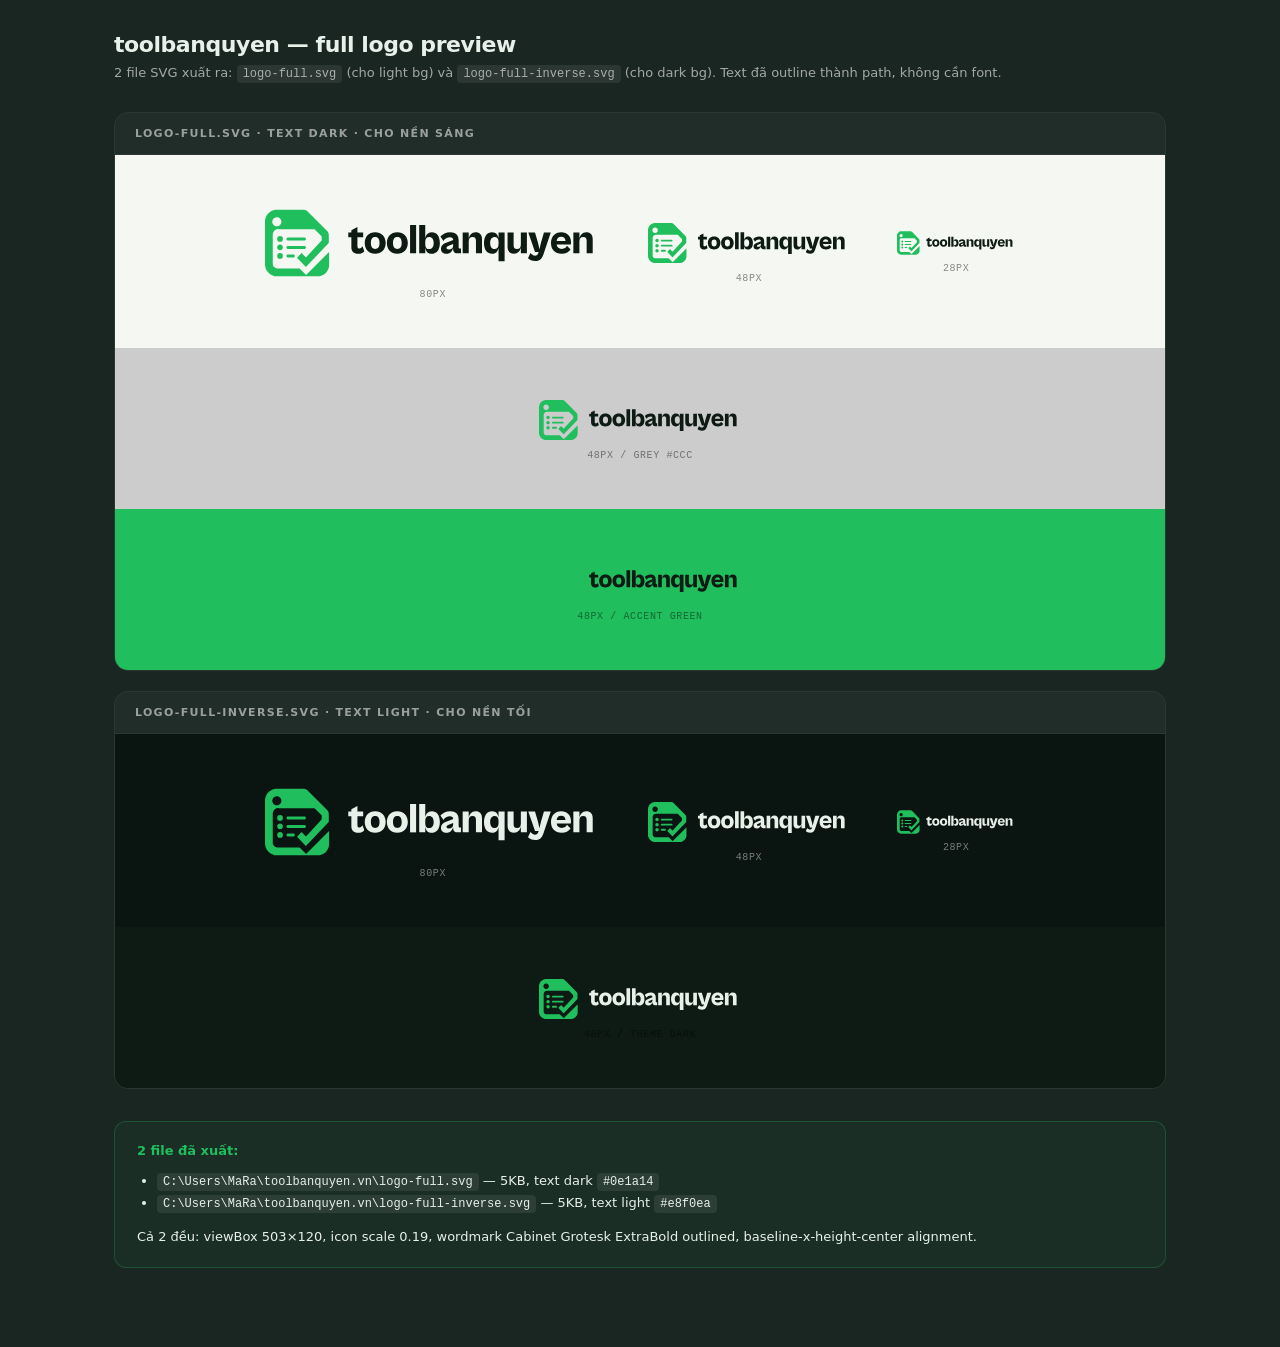
<file: logo-preview.html>
<!doctype html>
<html lang="vi">
<head>
<meta charset="utf-8"/>
<title>Logo full — preview</title>
<style>
  *{box-sizing:border-box}
  body{margin:0;font-family:system-ui,sans-serif;background:#1a2622;color:#e8f0ea}
  .wrap{max-width:1100px;margin:0 auto;padding:32px 24px 80px}
  h1{font-size:22px;margin:0 0 6px;letter-spacing:-0.02em}
  .sub{color:rgba(255,255,255,.6);font-size:13px;margin:0 0 28px;line-height:1.55}
  .row{margin-bottom:20px;border-radius:14px;overflow:hidden;border:1px solid rgba(255,255,255,.08)}
  .label{padding:14px 20px;font-size:11px;letter-spacing:0.12em;text-transform:uppercase;color:rgba(255,255,255,.55);font-weight:700;background:rgba(255,255,255,.03);border-bottom:1px solid rgba(255,255,255,.05)}
  .panel{padding:48px 32px;display:flex;align-items:center;justify-content:center;gap:48px;flex-wrap:wrap}
  .dark-bg{background:#0a1410}
  .light-bg{background:#f4f7f2}
  .green-bg{background:#21BE5D}
  .grey-bg{background:#cccccc}
  .logo-large img{height:80px;display:block}
  .logo-medium img{height:48px;display:block}
  .logo-small img{height:28px;display:block}
  .sizebar{display:flex;flex-direction:column;align-items:center;gap:6px}
  .sizebar span{font-size:10px;color:rgba(0,0,0,.45);font-family:ui-monospace,monospace;letter-spacing:0.06em;text-transform:uppercase}
  .dark-bg .sizebar span{color:rgba(255,255,255,.45)}
  .green-bg .sizebar span{color:rgba(8,18,12,.5)}
  .grey-bg .sizebar span{color:rgba(0,0,0,.45)}
  code{font-family:ui-monospace,monospace;font-size:12px;background:rgba(255,255,255,.08);padding:2px 6px;border-radius:4px}
  .files{margin-top:32px;padding:18px 22px;background:rgba(33,190,93,.06);border:1px solid rgba(33,190,93,.25);border-radius:12px;font-size:13px;line-height:1.7}
  .files strong{color:#21BE5D}
</style>
</head>
<body>
<div class="wrap">
  <h1>toolbanquyen — full logo preview</h1>
  <p class="sub">2 file SVG xuất ra: <code>logo-full.svg</code> (cho light bg) và <code>logo-full-inverse.svg</code> (cho dark bg). Text đã outline thành path, không cần font.</p>

  <!-- logo-full.svg trên các nền sáng -->
  <div class="row">
    <div class="label">logo-full.svg · text dark · cho NỀN SÁNG</div>
    <div class="panel light-bg">
      <div class="sizebar logo-large"><img src="logo-full.svg" alt="logo"/><span>80px</span></div>
      <div class="sizebar logo-medium"><img src="logo-full.svg" alt="logo"/><span>48px</span></div>
      <div class="sizebar logo-small"><img src="logo-full.svg" alt="logo"/><span>28px</span></div>
    </div>
    <div class="panel grey-bg">
      <div class="sizebar logo-medium"><img src="logo-full.svg" alt="logo"/><span>48px / grey #ccc</span></div>
    </div>
    <div class="panel green-bg">
      <div class="sizebar logo-medium"><img src="logo-full.svg" alt="logo"/><span>48px / accent green</span></div>
    </div>
  </div>

  <!-- logo-full-inverse.svg trên các nền tối -->
  <div class="row">
    <div class="label">logo-full-inverse.svg · text light · cho NỀN TỐI</div>
    <div class="panel dark-bg">
      <div class="sizebar logo-large"><img src="logo-full-inverse.svg" alt="logo"/><span>80px</span></div>
      <div class="sizebar logo-medium"><img src="logo-full-inverse.svg" alt="logo"/><span>48px</span></div>
      <div class="sizebar logo-small"><img src="logo-full-inverse.svg" alt="logo"/><span>28px</span></div>
    </div>
    <div class="panel" style="background:#0e1a14">
      <div class="sizebar logo-medium"><img src="logo-full-inverse.svg" alt="logo"/><span>48px / theme dark</span></div>
    </div>
  </div>

  <div class="files">
    <strong>2 file đã xuất:</strong>
    <ul style="margin:8px 0 0;padding-left:20px">
      <li><code>C:\Users\MaRa\toolbanquyen.vn\logo-full.svg</code> — 5KB, text dark <code>#0e1a14</code></li>
      <li><code>C:\Users\MaRa\toolbanquyen.vn\logo-full-inverse.svg</code> — 5KB, text light <code>#e8f0ea</code></li>
    </ul>
    <p style="margin:12px 0 0">Cả 2 đều: viewBox 503×120, icon scale 0.19, wordmark Cabinet Grotesk ExtraBold outlined, baseline-x-height-center alignment.</p>
  </div>
</div>
</body>
</html>
</file>
